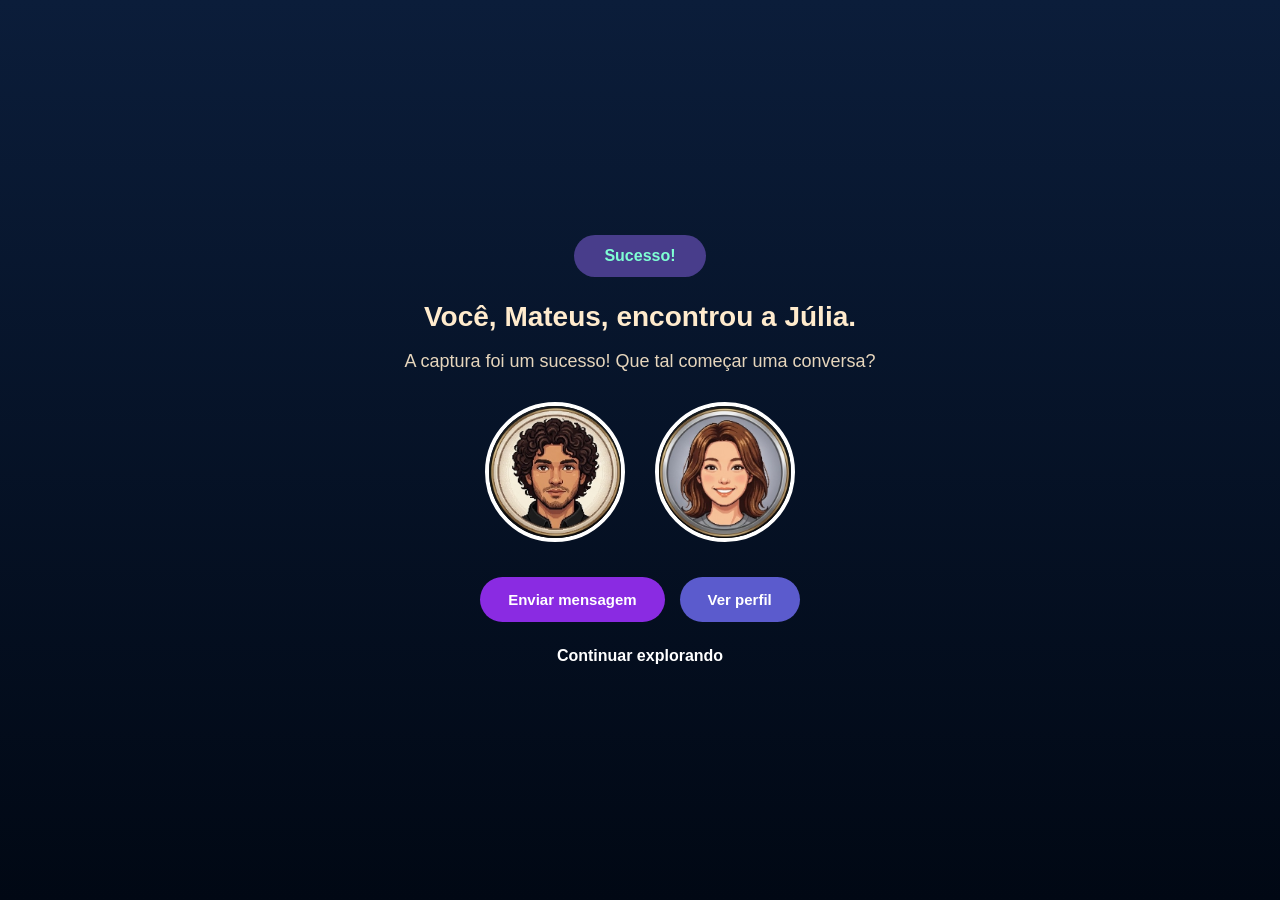
<file: catch.html>
<!doctype html>
<html lang="pt-BR">
  <head>
    <meta charset="UTF-8" />
    <meta name="viewport" content="width=device-width, initial-scale=1.0" />
    <title>Catch Buddy</title>
    <link rel="stylesheet" href="catch.css" />
  </head>
  <body>
    <div class="container">
      <button class="sucesso">Sucesso!</button>

      <h1 class="subtitulo01">Você, Mateus, encontrou a Júlia.</h1>

      <p class="subtitulo02">
        A captura foi um sucesso! Que tal começar uma conversa?
      </p>

      <div class="avatars">
        <img src="sources/mateusimagem.jpg" alt="Foto do Mateus" />
        <img src="sources/juliaimagem.jpg" alt="Foto da Júlia" />
      </div>

      <div class="botoes">
        <button class="texto" onclick="window.location.href = 'chat.html'">
          Enviar mensagem
        </button>

        <button class="perfil" onclick="window.location.href = 'perfil.html'">
          Ver perfil
        </button>
      </div>

      <a href="mapa.html" class="continuar"> Continuar explorando </a>
    </div>
  </body>
</html>
</file>
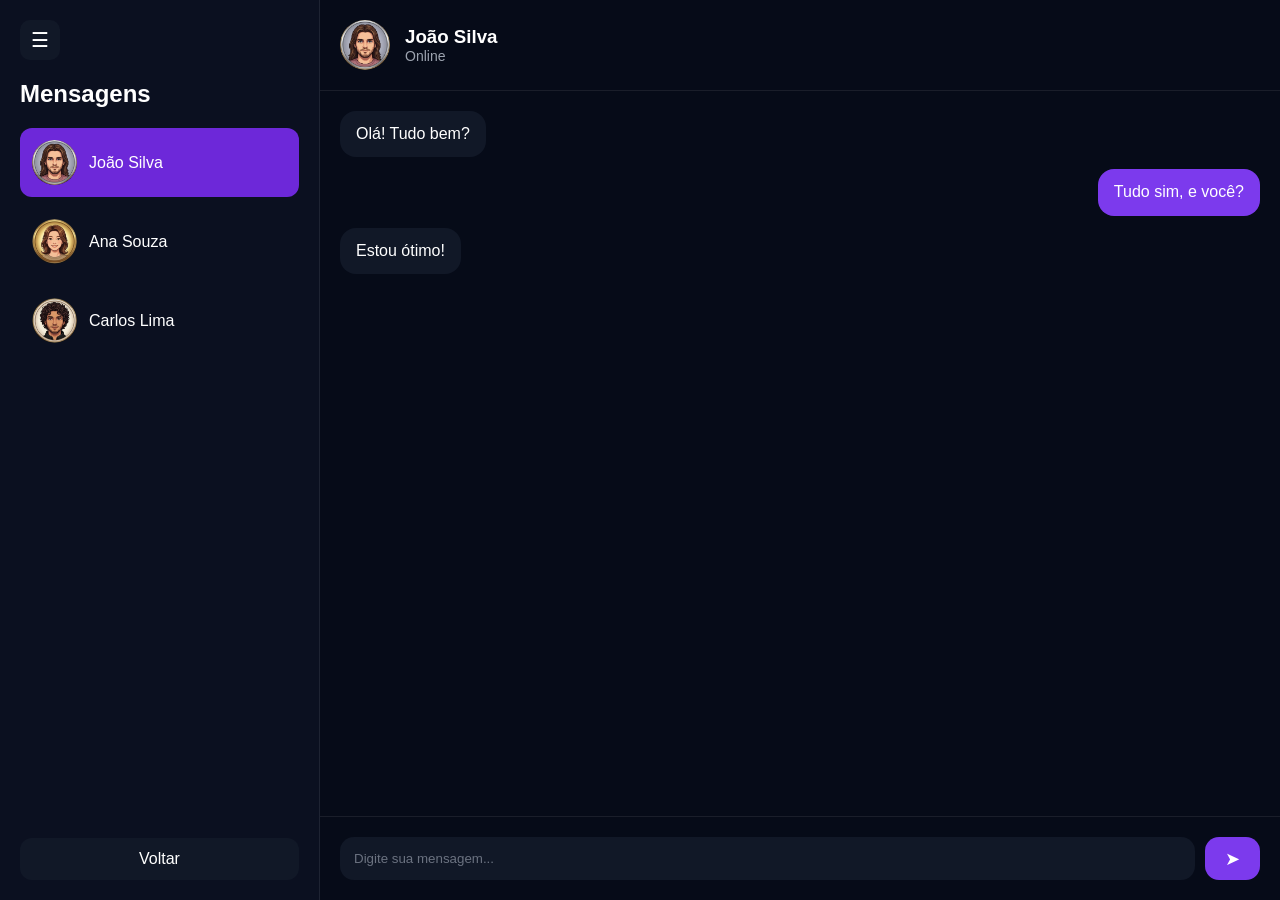
<file: chat.html>
<!doctype html>
<html lang="en">
  <head>
    <meta charset="UTF-8" />
    <meta name="viewport" content="width=device-width, initial-scale=1.0" />
    <title>Chat</title>
    <link rel="stylesheet" href="chat.css" />
  </head>

  <body>
    <!-- Desktop Version -->
    <div class="chat-container">
      <aside class="sidebar-chat">
        <button class="toggle-btn">☰</button>

        <h2>Mensagens</h2>

        <div class="contato ativo">
          <img src="sources/avatar-rafa.png" alt="João Silva" />
          <span>João Silva</span>
        </div>

        <div class="contato">
          <img src="sources/avatar-ana.png" alt="Ana Souza" />
          <span>Ana Souza</span>
        </div>

        <div class="contato">
          <img src="sources/avatar-lucas.png" alt="Carlos Lima" />
          <span>Carlos Lima</span>
        </div>

        <button class="voltar" onclick="window.location.href = 'mapa.html'">
          Voltar
        </button>
      </aside>

      <main class="chat-area">
        <div class="chat-topo">
          <img src="sources/avatar-rafa.png" alt="João Silva" />

          <div>
            <h3>João Silva</h3>
            <p>Online</p>
          </div>
        </div>

        <div class="mensagens">
          <div class="msg recebida">Olá! Tudo bem?</div>
          <div class="msg enviada">Tudo sim, e você?</div>
          <div class="msg recebida">Estou ótimo!</div>
        </div>

        <div class="enviar">
          <input type="text" placeholder="Digite sua mensagem..." />
          <button>➤</button>
        </div>
      </main>
    </div>

    <!-- Mobile Version -->
    <div class="phone">
      <div class="header">
        <div class="left">
          <a href="mapa.html" class="back">←</a>

          <div class="avatar"></div>

          <div class="info">
            <h3>Julia</h3>

            <div class="status">
              <span class="dot"></span>
              Online
            </div>
          </div>
        </div>

        <div class="actions">
          <div class="action-btn">🎥</div>
          <div class="action-btn">📞</div>
        </div>
      </div>

      <div class="chat">
        <div class="message received">
          Oi! Que legal te encontrar por aqui! Você também curte explorar
          lugares?
          <div class="time">14:32</div>
        </div>

        <div class="message sent">
          Oi, eu amo! Estou sempre em busca de novos lugares e aventuras. 🚀
          <div class="time">14:33</div>
        </div>

        <div class="message received">
          Sério? Bora marcar de nos encontrar e explorar juntos?
          <div class="time">14:34</div>
        </div>

        <div class="message sent">
          Bora sim! Vai ser demais! 🙂
          <div class="time">14:35 ✓✓</div>
        </div>

        <div class="read">Lida</div>
      </div>

      <div class="input-area">
        <div class="plus">+</div>

        <input class="input" type="text" placeholder="Digite uma mensagem..." />

        <button class="send">➜</button>
      </div>
    </div>

    <script>
      // Sidebar toggle functionality
      const botao = document.querySelector(".toggle-btn");
      const sidebar = document.querySelector(".sidebar-chat");

      if (botao && sidebar) {
        botao.addEventListener("click", () => {
          sidebar.classList.toggle("fechada");
        });
      }
    </script>
  </body>
</html>
</file>
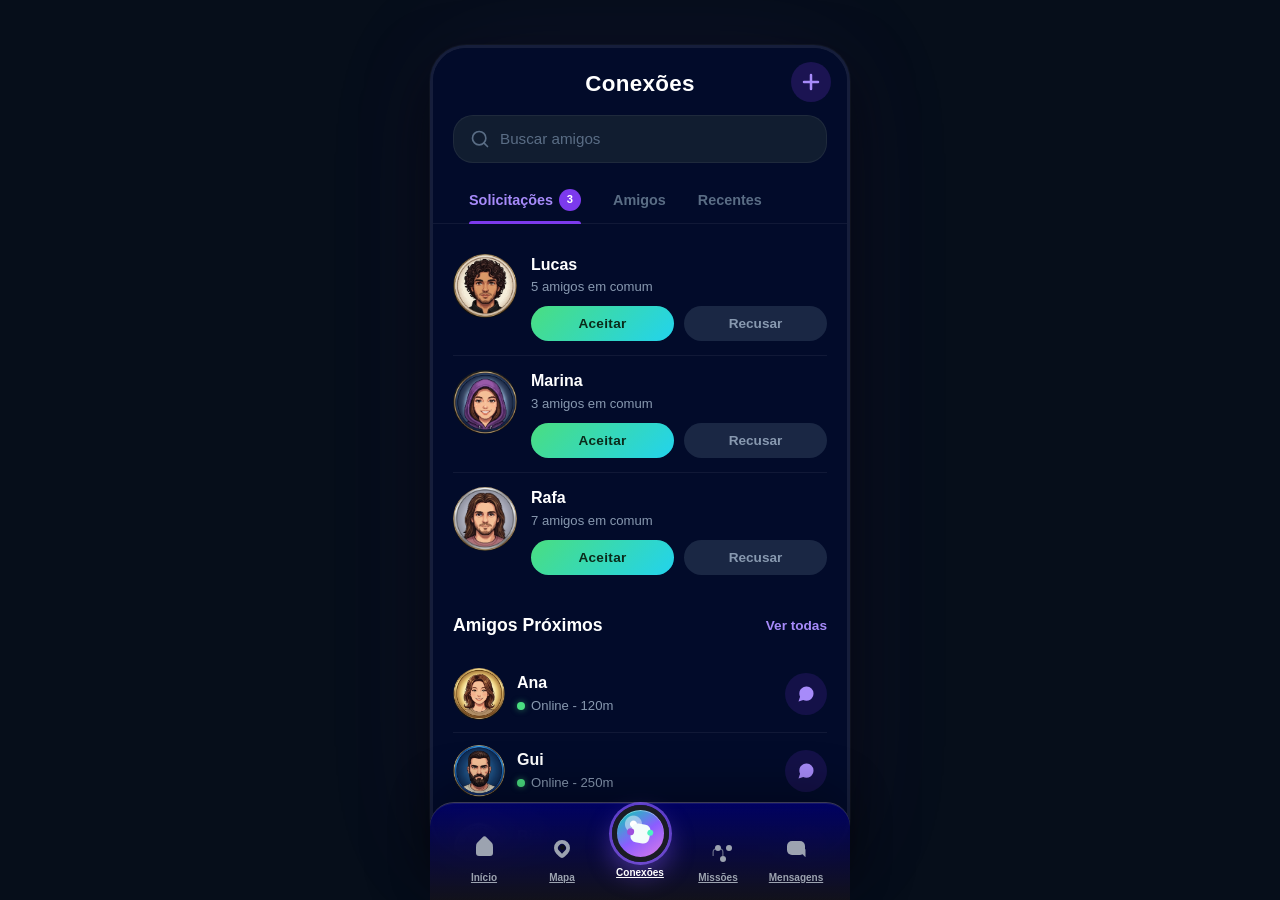
<file: conexoes.html>
<!doctype html>
<html lang="pt-BR">
  <head>
    <meta charset="UTF-8" />
    <meta name="viewport" content="width=device-width, initial-scale=1.0" />
    <title>Conexões</title>
    <link rel="stylesheet" href="conexoes.css" />
  </head>
  <body>
    <div class="phone-frame">
      <!-- ===== HEADER ===== -->
      <header class="app-header">
        <h1 class="header-title">Conexões</h1>
        <button class="header-add" aria-label="Adicionar">
          <svg
            viewBox="0 0 24 24"
            width="24"
            height="24"
            fill="none"
            stroke="currentColor"
            stroke-width="2.5"
            stroke-linecap="round"
          >
            <line x1="12" y1="5" x2="12" y2="19" />
            <line x1="5" y1="12" x2="19" y2="12" />
          </svg>
        </button>
      </header>

      <!-- ===== SEARCH BAR ===== -->
      <div class="search-container">
        <div class="search-bar">
          <svg
            class="search-icon"
            viewBox="0 0 24 24"
            width="20"
            height="20"
            fill="none"
            stroke="currentColor"
            stroke-width="2"
            stroke-linecap="round"
          >
            <circle cx="11" cy="11" r="8" />
            <line x1="21" y1="21" x2="16.65" y2="16.65" />
          </svg>
          <span class="search-placeholder">Buscar amigos</span>
        </div>
      </div>

      <!-- ===== TABS ===== -->
      <nav class="tabs" aria-label="Navegação de conexões">
        <a href="#" class="tab tab--active">
          Solicitações
          <span class="tab-badge">3</span>
          <span class="tab-indicator"></span>
        </a>
        <a href="#" class="tab">Amigos</a>
        <a href="#" class="tab">Recentes</a>
      </nav>

      <!-- ===== FRIEND REQUESTS ===== -->
      <section class="section" aria-label="Solicitações de amizade">
        <article class="friend-card">
          <div class="friend-avatar">
            <img
              class="avatar-img"
              src="sources/avatar-lucas.png"
              alt="Foto de Lucas"
            />
          </div>
          <div class="friend-info">
            <h3 class="friend-name">Lucas</h3>
            <p class="friend-meta">5 amigos em comum</p>
            <div class="friend-actions">
              <button class="btn btn--accept">Aceitar</button>
              <button class="btn btn--reject">Recusar</button>
            </div>
          </div>
        </article>

        <article class="friend-card">
          <div class="friend-avatar">
            <img
              class="avatar-img"
              src="sources/avatar-marina.png"
              alt="Foto de Marina"
            />
          </div>
          <div class="friend-info">
            <h3 class="friend-name">Marina</h3>
            <p class="friend-meta">3 amigos em comum</p>
            <div class="friend-actions">
              <button class="btn btn--accept">Aceitar</button>
              <button class="btn btn--reject">Recusar</button>
            </div>
          </div>
        </article>

        <article class="friend-card">
          <div class="friend-avatar">
            <img
              class="avatar-img"
              src="sources/avatar-rafa.png"
              alt="Foto de Rafa"
            />
          </div>
          <div class="friend-info">
            <h3 class="friend-name">Rafa</h3>
            <p class="friend-meta">7 amigos em comum</p>
            <div class="friend-actions">
              <button class="btn btn--accept">Aceitar</button>
              <button class="btn btn--reject">Recusar</button>
            </div>
          </div>
        </article>
      </section>

      <!-- ===== CLOSE FRIENDS ===== -->
      <section class="section section--friends" aria-label="Amigos próximos">
        <div class="section-header">
          <h2 class="section-title">Amigos Próximos</h2>
          <a href="#" class="section-link">Ver todas</a>
        </div>

        <article class="online-friend">
          <div class="friend-avatar friend-avatar--small">
            <img
              class="avatar-img"
              src="sources/avatar-ana.png"
              alt="Foto de Ana"
            />
          </div>
          <div class="friend-info">
            <h3 class="friend-name">Ana</h3>
            <p class="friend-status">
              <span class="status-dot status-dot--online"></span>Online - 120m
            </p>
          </div>
          <button class="btn-message" aria-label="Enviar mensagem para Ana">
            <svg viewBox="0 0 24 24" width="20" height="20" fill="currentColor">
              <path
                d="M21 11.5a8.38 8.38 0 0 1-.9 3.8 8.5 8.5 0 0 1-7.6 4.7 8.38 8.38 0 0 1-3.8-.9L3 21l1.9-5.7a8.38 8.38 0 0 1-.9-3.8 8.5 8.5 0 0 1 4.7-7.6 8.38 8.38 0 0 1 3.8-.9h.5a8.48 8.48 0 0 1 8 8v.5z"
              />
            </svg>
          </button>
        </article>

        <article class="online-friend">
          <div class="friend-avatar friend-avatar--small">
            <img
              class="avatar-img"
              src="sources/avatar-gui.png"
              alt="Foto de Gui"
            />
          </div>
          <div class="friend-info">
            <h3 class="friend-name">Gui</h3>
            <p class="friend-status">
              <span class="status-dot status-dot--online"></span>Online - 250m
            </p>
          </div>
          <button class="btn-message" aria-label="Enviar mensagem para Gui">
            <svg viewBox="0 0 24 24" width="20" height="20" fill="currentColor">
              <path
                d="M21 11.5a8.38 8.38 0 0 1-.9 3.8 8.5 8.5 0 0 1-7.6 4.7 8.38 8.38 0 0 1-3.8-.9L3 21l1.9-5.7a8.38 8.38 0 0 1-.9-3.8 8.5 8.5 0 0 1 4.7-7.6 8.38 8.38 0 0 1 3.8-.9h.5a8.48 8.48 0 0 1 8 8v.5z"
              />
            </svg>
          </button>
        </article>

        <article class="online-friend online-friend--partial">
          <div class="friend-avatar friend-avatar--small">
            <img
              class="avatar-img"
              src="sources/avatar-bia.png"
              alt="Foto de Bia"
            />
          </div>
          <div class="friend-info">
            <h3 class="friend-name">Bia</h3>
            <p class="friend-status">
              <span class="status-dot status-dot--online"></span>Online
            </p>
          </div>
          <button class="btn-message" aria-label="Enviar mensagem para Bia">
            <svg viewBox="0 0 24 24" width="20" height="20" fill="currentColor">
              <path
                d="M21 11.5a8.38 8.38 0 0 1-.9 3.8 8.5 8.5 0 0 1-7.6 4.7 8.38 8.38 0 0 1-3.8-.9L3 21l1.9-5.7a8.38 8.38 0 0 1-.9-3.8 8.5 8.5 0 0 1 4.7-7.6 8.38 8.38 0 0 1 3.8-.9h.5a8.48 8.48 0 0 1 8 8v.5z"
              />
            </svg>
          </button>
        </article>
      </section>

      <!-- ===== BOTTOM NAVIGATION ===== -->
      <nav class="bottom-nav" aria-label="Navegação principal">
          <a href="perfil.html" class="nav-item">
            <span class="nav-icon nav-home" aria-hidden="true"></span>
            <span>Início</span>
          </a>
          <a href="mapa.html" class="nav-item">
            <span class="nav-icon nav-map" aria-hidden="true"></span>
            <span>Mapa</span>
          </a>
          <a
            href="conexoes.html"
            class="nav-item nav-active"
            aria-current="page"
          >
            <span class="nav-fab" aria-hidden="true">
              <span></span>
            </span>
            <span>Conexões</span>
          </a>
          <a href="missoes.html" class="nav-item">
            <span class="nav-icon nav-network" aria-hidden="true"></span>
            <span>Missões</span>
          </a>
          <a href="chat.html" class="nav-item">
            <span class="nav-icon nav-chat" aria-hidden="true"></span>
            <span>Mensagens</span>
          </a>
        </nav>
    </div>
  </body>
</html>
</file>
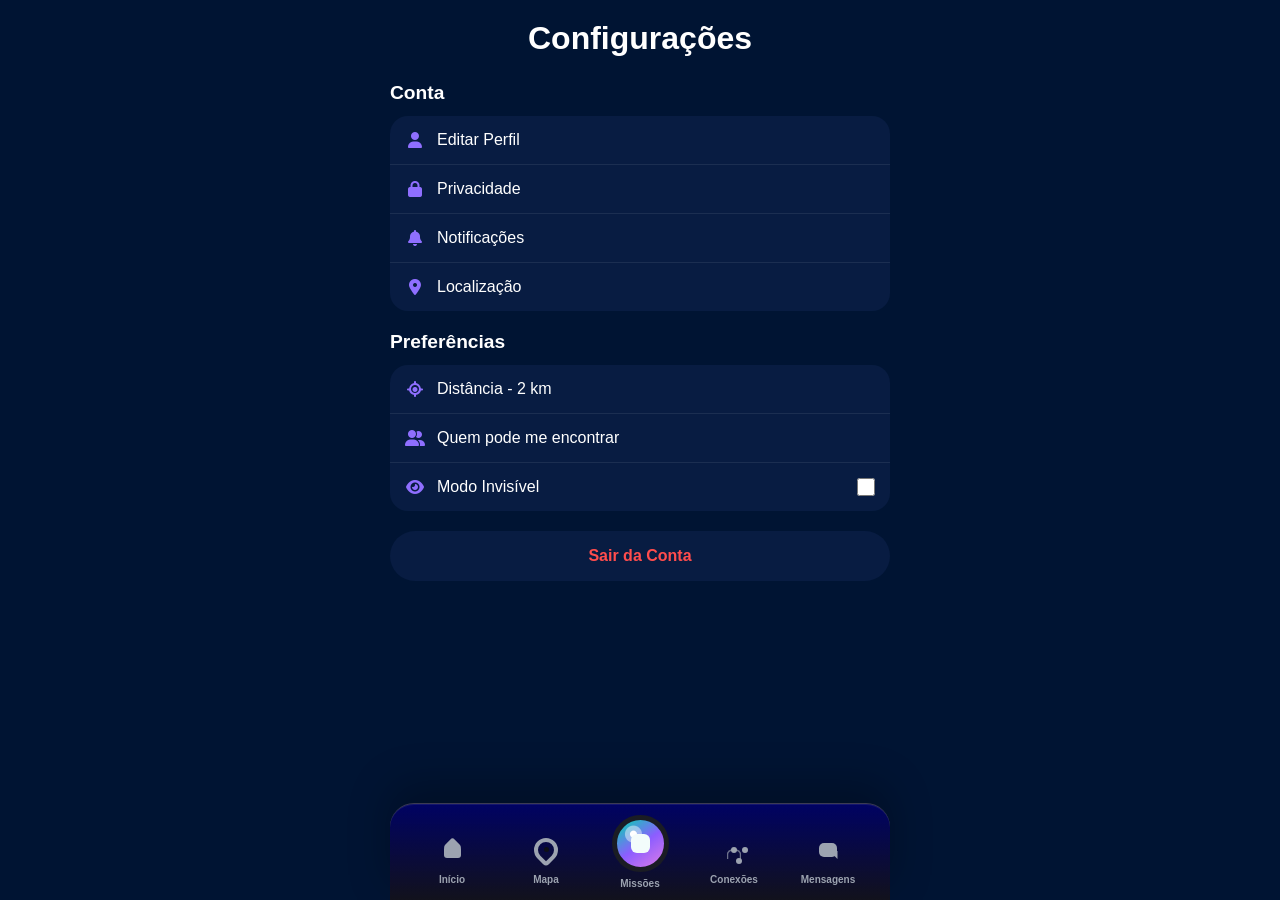
<file: configuracao.html>
<!doctype html>
<html lang="pt-br">
  <head>
    <meta charset="UTF-8" />
    <meta name="viewport" content="width=device-width, initial-scale=1.0" />

    <title>Configurações</title>

    <link rel="stylesheet" href="configuracao.css" />

    <link
      rel="stylesheet"
      href="https://cdnjs.cloudflare.com/ajax/libs/font-awesome/6.5.1/css/all.min.css"
    />
  </head>

  <body>
    <div class="tela">
      <h1>Configurações</h1>

      <!-- Conta -->
      <h2>Conta</h2>

      <div class="bloco">
        <div class="item" id="editarPerfil">
          <i class="fa-solid fa-user"></i>
          <span>Editar Perfil</span>
        </div>

        <div class="item">
          <i class="fa-solid fa-lock"></i>
          <span>Privacidade</span>
        </div>

        <div class="item">
          <i class="fa-solid fa-bell"></i>
          <span>Notificações</span>
        </div>

        <div class="item">
          <i class="fa-solid fa-location-dot"></i>
          <span>Localização</span>
        </div>
      </div>

      <!-- Preferências -->
      <h2>Preferências</h2>

      <div class="bloco">
        <div class="item">
          <i class="fa-solid fa-location-crosshairs"></i>
          <span>Distância - 2 km</span>
        </div>

        <div class="item">
          <i class="fa-solid fa-user-group"></i>
          <span>Quem pode me encontrar</span>
        </div>

        <div class="item modo">
          <div>
            <i class="fa-solid fa-eye"></i>
            <span>Modo Invisível</span>
          </div>

          <input type="checkbox" />
        </div>
      </div>

      <button onclick="window.location.href = 'index.html'">
        Sair da Conta
      </button>
    </div>
    <nav class="bottom-nav" aria-label="Navegação principal">
      <a href="perfil.html" class="nav-item">
        <span class="nav-icon nav-home"></span>
        <span>Início</span>
      </a>

      <a href="mapa.html" class="nav-item">
        <span class="nav-icon nav-map"></span>
        <span>Mapa</span>
      </a>

      <a href="missoes.html" class="nav-item">
        <span class="nav-fab">
          <span></span>
        </span>
        <span>Missões</span>
      </a>

      <a href="conexoes.html" class="nav-item">
        <span class="nav-icon nav-network"></span>
        <span>Conexões</span>
      </a>

      <a href="chat.html" class="nav-item">
        <span class="nav-icon nav-chat"></span>
        <span>Mensagens</span>
      </a>
    </nav>
    <script src="script.js"></script>
  </body>
</html>
</file>
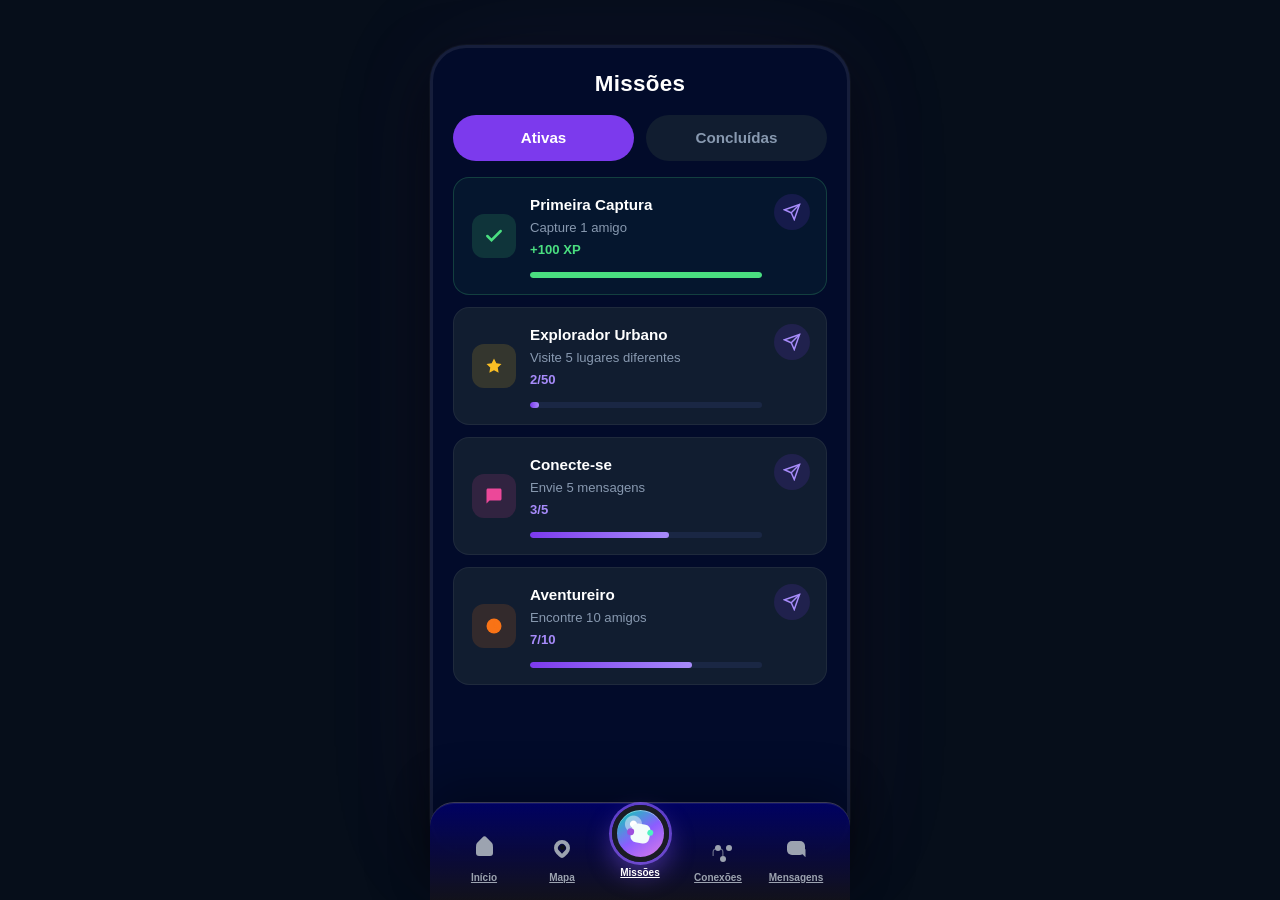
<file: missoes.html>
<!doctype html>
<html lang="pt-BR">
  <head>
    <meta charset="UTF-8" />
    <meta name="viewport" content="width=device-width, initial-scale=1.0" />
    <title>Missões</title>
    <link rel="stylesheet" href="missoes.css" />
  </head>
  <body>
    <div class="phone-frame">
<!--  -->
      <header class="app-header">
        <h1 class="header-title">Missões</h1>
      </header>

<!--  -->
      <nav class="tabs" aria-label="Navegação de missões">
        <a href="#" class="tab tab--active">Ativas</a>
        <a href="#" class="tab">Concluídas</a>
      </nav>

<!--  -->
      <section class="section" aria-label="Lista de missões">
<!--  -->
        <article class="mission-card mission-card--completed">
          <div class="mission-icon">
            <div class="icon-circle icon-circle--green">
              <svg
                viewBox="0 0 24 24"
                width="20"
                height="20"
                fill="none"
                stroke="currentColor"
                stroke-width="3"
                stroke-linecap="round"
              >
                <polyline points="20 6 9 17 4 12" />
              </svg>
            </div>
          </div>
          <div class="mission-info">
            <h3 class="mission-title">Primeira Captura</h3>
            <p class="mission-desc">Capture 1 amigo</p>
            <div class="mission-reward">
              <span class="reward-text">+100 XP</span>
            </div>
          </div>
          <div class="mission-progress">
            <div class="progress-bar progress-bar--complete">
              <div
                class="progress-fill progress-fill--complete"
                style="width: 100%"
              ></div>
            </div>
          </div>
          <button class="mission-action" aria-label="Compartilhar missão">
            <svg
              viewBox="0 0 24 24"
              width="18"
              height="18"
              fill="none"
              stroke="currentColor"
              stroke-width="2"
              stroke-linecap="round"
            >
              <line x1="22" y1="2" x2="11" y2="13" />
              <polygon points="22 2 15 22 11 13 2 9 22 2" />
            </svg>
          </button>
        </article>
<!--  -->
        <article class="mission-card">
          <div class="mission-icon">
            <div class="icon-circle icon-circle--gold">
              <svg
                viewBox="0 0 24 24"
                width="18"
                height="18"
                fill="currentColor"
              >
                <path
                  d="M12 2l3.09 6.26L22 9.27l-5 4.87 1.18 6.88L12 17.77l-6.18 3.25L7 14.14 2 9.27l6.91-1.01L12 2z"
                />
              </svg>
            </div>
          </div>
          <div class="mission-info">
            <h3 class="mission-title">Explorador Urbano</h3>
            <p class="mission-desc">Visite 5 lugares diferentes</p>
            <div class="mission-counter">2/50</div>
          </div>
          <div class="mission-progress">
            <div class="progress-bar">
              <div class="progress-fill" style="width: 4%"></div>
            </div>
          </div>
          <button class="mission-action" aria-label="Compartilhar missão">
            <svg
              viewBox="0 0 24 24"
              width="18"
              height="18"
              fill="none"
              stroke="currentColor"
              stroke-width="2"
              stroke-linecap="round"
            >
              <line x1="22" y1="2" x2="11" y2="13" />
              <polygon points="22 2 15 22 11 13 2 9 22 2" />
            </svg>
          </button>
        </article>
<!--  -->
        <article class="mission-card">
          <div class="mission-icon">
            <div class="icon-circle icon-circle--pink">
              <svg
                viewBox="0 0 24 24"
                width="18"
                height="18"
                fill="currentColor"
              >
                <path
                  d="M20 2H4c-1.1 0-2 .9-2 2v18l4-4h14c1.1 0 2-.9 2-2V4c0-1.1-.9-2-2-2z"
                />
              </svg>
            </div>
          </div>
          <div class="mission-info">
            <h3 class="mission-title">Conecte-se</h3>
            <p class="mission-desc">Envie 5 mensagens</p>
            <div class="mission-counter">3/5</div>
          </div>
          <div class="mission-progress">
            <div class="progress-bar">
              <div class="progress-fill" style="width: 60%"></div>
            </div>
          </div>
          <button class="mission-action" aria-label="Compartilhar missão">
            <svg
              viewBox="0 0 24 24"
              width="18"
              height="18"
              fill="none"
              stroke="currentColor"
              stroke-width="2"
              stroke-linecap="round"
            >
              <line x1="22" y1="2" x2="11" y2="13" />
              <polygon points="22 2 15 22 11 13 2 9 22 2" />
            </svg>
          </button>
        </article>

<!--  -->
        <article class="mission-card">
          <div class="mission-icon">
            <div class="icon-circle icon-circle--orange">
              <svg
                viewBox="0 0 24 24"
                width="18"
                height="18"
                fill="currentColor"
              >
                <circle cx="12" cy="12" r="10" />
                <path
                  d="M12 6v6l4 2"
                  stroke="currentColor"
                  stroke-width="2"
                  fill="none"
                />
              </svg>
            </div>
          </div>
          <div class="mission-info">
            <h3 class="mission-title">Aventureiro</h3>
            <p class="mission-desc">Encontre 10 amigos</p>
            <div class="mission-counter">7/10</div>
          </div>
          <div class="mission-progress">
            <div class="progress-bar">
              <div class="progress-fill" style="width: 70%"></div>
            </div>
          </div>
          <button class="mission-action" aria-label="Compartilhar missão">
            <svg
              viewBox="0 0 24 24"
              width="18"
              height="18"
              fill="none"
              stroke="currentColor"
              stroke-width="2"
              stroke-linecap="round"
            >
              <line x1="22" y1="2" x2="11" y2="13" />
              <polygon points="22 2 15 22 11 13 2 9 22 2" />
            </svg>
          </button>
        </article>
      </section>

<!--  -->
      <div class="menu_bottom">
        <nav class="bottom-nav" aria-label="Navegação principal">
          <a href="perfil.html" class="nav-item">
            <span class="nav-icon nav-home" aria-hidden="true"></span>
            <span>Início</span>
          </a>
          <a href="mapa.html" class="nav-item">
            <span class="nav-icon nav-map" aria-hidden="true"></span>
            <span>Mapa</span>
          </a>
          <a
            href="missoes.html"
            class="nav-item nav-active"
            aria-current="page"
          >
            <span class="nav-fab" aria-hidden="true">
              <span></span>
            </span>
            <span>Missões</span>
          </a>
          <a href="conexoes.html" class="nav-item">
            <span class="nav-icon nav-network" aria-hidden="true"></span>
            <span>Conexões</span>
          </a>
          <a href="chat.html" class="nav-item">
            <span class="nav-icon nav-chat" aria-hidden="true"></span>
            <span>Mensagens</span>
          </a>
        </nav>
      </div>
    </div>
  </body>
</html>
</file>
<file: catch.css>
* {
  margin: 0;
  padding: 0;
  box-sizing: border-box;
}

body {
  min-height: 100vh;
  display: flex;
  justify-content: center;
  align-items: center;
  background: linear-gradient(180deg, #0b1d3a, #010814);
  color: white;
  font-family: Arial, Helvetica, sans-serif;
  padding: 20px;
}

.container {
  width: 100%;
  max-width: 600px;
  text-align: center;
}

.sucesso {
  padding: 12px 30px;
  background: darkslateblue;
  color: aquamarine;
  border: none;
  border-radius: 30px;
  font-weight: bold;
  font-size: 16px;
  margin-bottom: 20px;
}

.subtitulo01 {
  color: blanchedalmond;
  font-size: 28px;
  margin-bottom: 15px;
  line-height: 1.4;
}

.subtitulo02 {
  color: blanchedalmond;
  font-size: 18px;
  margin-bottom: 30px;
  opacity: 0.9;
}

.avatars {
  display: flex;
  justify-content: center;
  align-items: center;
  gap: 30px;
  margin-bottom: 35px;
  flex-wrap: wrap;
}

.avatars img {
  width: 140px;
  height: 140px;
  object-fit: cover;
  border-radius: 50%;
  border: 4px solid white;
  transition: 0.3s;
}

.avatars img:hover {
  transform: scale(1.05);
}

.botoes {
  display: flex;
  justify-content: center;
  gap: 15px;
  flex-wrap: wrap;
  margin-bottom: 25px;
}

.texto,
.perfil {
  padding: 14px 28px;
  border: none;
  border-radius: 30px;
  cursor: pointer;
  font-size: 15px;
  font-weight: bold;
  transition: 0.3s;
}

.texto {
  background: blueviolet;
  color: white;
}

.perfil {
  background: rgb(91, 91, 205);
  color: white;
}

.texto:hover,
.perfil:hover {
  transform: translateY(-2px);
  opacity: 0.9;
}

.continuar {
  color: white;
  text-decoration: none;
  font-weight: bold;
  transition: 0.3s;
}

.continuar:hover {
  color: aquamarine;
}

/* Responsividade */

@media (max-width: 768px) {
  .subtitulo01 {
    font-size: 24px;
  }

  .subtitulo02 {
    font-size: 16px;
  }

  .avatars img {
    width: 120px;
    height: 120px;
  }
}

@media (max-width: 480px) {
  .subtitulo01 {
    font-size: 20px;
  }

  .subtitulo02 {
    font-size: 14px;
  }

  .avatars {
    gap: 15px;
  }

  .avatars img {
    width: 100px;
    height: 100px;
  }

  .texto,
  .perfil {
    width: 100%;
  }

  .botoes {
    flex-direction: column;
  }
}
</file>
<file: chat.css>
* {
  margin: 0;
  padding: 0;
  box-sizing: border-box;
}

body {
  min-height: 100vh;
  background: #060b18;
  font-family: Arial, Helvetica, sans-serif;
  color: white;
}

/* Desktop Version */
.chat-container {
  display: flex;
  height: 100vh;
  position: relative;
}

.voltar {
  margin-top: auto;
  display: flex;
  align-items: center;
  justify-content: center;
  gap: 8px;
  padding: 12px;
  border-radius: 12px;
  background: #111827;
  color: white;
  text-decoration: none;
  cursor: pointer;
  transition: 0.3s;
  border: none;
  width: 100%;
  font-size: 16px;
}

.voltar:hover {
  background: #7c3aed;
  transform: translateY(-2px);
}

/* LISTA DE CONTATOS */
.sidebar-chat {
  width: 320px;
  height: 100vh;
  display: flex;
  flex-direction: column;
  background: #0b1020;
  border-right: 1px solid rgba(255, 255, 255, 0.08);
  padding: 20px;
  transition: width 0.3s ease;
  overflow-x: hidden;
}

.sidebar-chat.fechada {
  width: 80px;
}

.sidebar-chat h2 {
  margin-bottom: 20px;
  transition: opacity 0.2s;
  white-space: nowrap;
}

.sidebar-chat.fechada h2,
.sidebar-chat.fechada .contato span {
  display: none;
}

.sidebar-chat.fechada .contato {
  justify-content: center;
}

.toggle-btn {
  width: 40px;
  height: 40px;
  border: none;
  border-radius: 10px;
  background: #111827;
  color: white;
  cursor: pointer;
  margin-bottom: 20px;
  font-size: 20px;
}

.toggle-btn:hover {
  background: #7c3aed;
}

.contato {
  display: flex;
  align-items: center;
  gap: 12px;
  padding: 12px;
  border-radius: 12px;
  cursor: pointer;
  transition: 0.3s;
  margin-bottom: 10px;
}

.contato:hover {
  background: #111827;
}

.contato.ativo {
  background: #6d28d9;
}

.contato img {
  width: 45px;
  height: 45px;
  border-radius: 50%;
  object-fit: cover;
}

.chat-area {
  flex: 1;
  display: flex;
  flex-direction: column;
}

/* TOPO */
.chat-topo {
  display: flex;
  align-items: center;
  gap: 15px;
  padding: 20px;
  border-bottom: 1px solid rgba(255, 255, 255, 0.08);
}

.chat-topo img {
  width: 50px;
  height: 50px;
  border-radius: 50%;
  object-fit: cover;
}

.chat-topo p {
  color: #9ca3af;
  font-size: 14px;
}

/* MENSAGENS */
.mensagens {
  flex: 1;
  padding: 20px;
  overflow-y: auto;
  display: flex;
  flex-direction: column;
  gap: 12px;
}

.msg {
  max-width: 350px;
  padding: 12px 16px;
  border-radius: 16px;
  line-height: 1.4;
}

.recebida {
  background: #111827;
  align-self: flex-start;
}

.enviada {
  background: #7c3aed;
  align-self: flex-end;
}

/* ENVIAR */
.enviar {
  padding: 20px;
  display: flex;
  gap: 10px;
  border-top: 1px solid rgba(255, 255, 255, 0.08);
}

.enviar input {
  flex: 1;
  background: #111827;
  border: none;
  outline: none;
  color: white;
  padding: 14px;
  border-radius: 14px;
}

.enviar input::placeholder {
  color: #6b7280;
}

.enviar button {
  width: 55px;
  border: none;
  border-radius: 14px;
  background: #7c3aed;
  color: white;
  cursor: pointer;
  font-size: 18px;
  transition: 0.3s;
}

.enviar button:hover {
  background: #6d28d9;
  transform: scale(1.02);
}

/* Mobile Version */
.phone {
  display: none;
}

/* ============================================ */
/* RESPONSIVE - TABLET & MOBILE (CORRIGIDO) */
/* ============================================ */
@media (max-width: 768px) {
  html,
  body {
    margin: 0;
    padding: 0;
    height: 100%;
  }

  body {
    height: 100%;
    display: flex;
    align-items: center;
    justify-content: center;
    background: #060b18;
    overflow: hidden;
    position: fixed;
    width: 100%;
  }

  /* Esconde versão desktop */
  .chat-container {
    display: none;
  }

  /* Mostra versão mobile - AGORA OCUPA 100% DA TELA */
  .phone {
    display: flex;
    flex-direction: column;
    width: 100%;
    height: 100%;
    max-width: none;
    max-height: none;
    position: fixed;
    top: 0;
    left: 0;
    right: 0;
    bottom: 0;
    background: radial-gradient(
      circle at top right,
      #071d57 0%,
      #020c24 30%,
      #010814 70%,
      #000814 100%
    );
    border: none;
    border-radius: 0;
    box-shadow: none;
    backdrop-filter: blur(10px);
    overflow: hidden;
  }

  /* HEADER */
  .header {
    flex-shrink: 0;
    height: 72px;
    padding: 12px 16px;
    display: flex;
    align-items: center;
    justify-content: space-between;
    border-bottom: 1px solid #ffffff0d;
    background: rgba(0, 0, 0, 0.3);
    backdrop-filter: blur(10px);
  }

  .left {
    display: flex;
    align-items: center;
    gap: 12px;
  }

  .back {
    color: #fff;
    font-size: 24px;
    cursor: pointer;
    opacity: 0.9;
    text-decoration: none;
    display: flex;
    align-items: center;
    justify-content: center;
    width: 36px;
    height: 36px;
    border-radius: 50%;
    transition: 0.3s;
  }

  .back:hover {
    background: rgba(255, 255, 255, 0.1);
  }

  .avatar {
    width: 44px;
    height: 44px;
    border-radius: 50%;
    background: url("sources/avatar-ana.png") center/cover;
    border: 2px solid rgba(255, 255, 255, 0.2);
  }

  .info h3 {
    font-size: 18px;
    font-weight: 700;
    margin-bottom: 2px;
    color: #fff;
  }

  .status {
    display: flex;
    align-items: center;
    gap: 6px;
    color: #7dffbe;
    font-size: 11px;
  }

  .dot {
    width: 8px;
    height: 8px;
    border-radius: 50%;
    background: #00ff9d;
    box-shadow: 0 0 10px #00ff9d;
  }

  .actions {
    display: flex;
    gap: 8px;
  }

  .action-btn {
    width: 38px;
    height: 38px;
    border-radius: 50%;
    background: #ffffff0f;
    display: flex;
    align-items: center;
    justify-content: center;
    color: #fff;
    font-size: 16px;
    backdrop-filter: blur(8px);
    cursor: pointer;
    transition: 0.3s;
  }

  .action-btn:hover {
    background: #ffffff20;
  }

  /* CHAT - OCUPA ESPAÇO RESTANTE */
  .chat {
    flex: 1;
    padding: 20px 16px 20px;
    display: flex;
    flex-direction: column;
    gap: 16px;
    overflow-y: auto;
    -webkit-overflow-scrolling: touch;
  }

  .message {
    max-width: 85%;
    padding: 14px 16px;
    border-radius: 20px;
    position: relative;
    line-height: 1.5;
    font-size: 15px;
    color: #fff;
    animation: fade 0.4s ease;
  }

  @keyframes fade {
    from {
      opacity: 0;
      transform: translateY(10px);
    }
    to {
      opacity: 1;
      transform: translateY(0);
    }
  }

  .received {
    align-self: flex-start;
    background: linear-gradient(180deg, #11244cf2, #081633f2);
    border: 1px solid #ffffff0a;
    box-shadow:
      0 10px 30px #00000040,
      inset 0 0 20px rgba(255, 255, 255, 0.02);
  }

  .sent {
    align-self: flex-end;
    background: linear-gradient(135deg, #531bff, #7929ff);
    box-shadow: 0 10px 35px rgba(101, 32, 255, 0.45);
  }

  .time {
    font-size: 10px;
    opacity: 0.65;
    margin-top: 6px;
    text-align: right;
  }

  .read {
    font-size: 10px;
    color: #8e93b5;
    margin-top: -8px;
    align-self: flex-end;
    margin-right: 8px;
  }

  /* INPUT ÁREA - FIXO NO RODAPÉ */
  .input-area {
    position: relative;
    flex-shrink: 0;
    bottom: auto;
    left: auto;
    width: 100%;
    padding: 12px 16px;
    background: rgba(1, 7, 20, 0.95);
    backdrop-filter: blur(10px);
    border-top: 1px solid rgba(255, 255, 255, 0.08);
    display: flex;
    align-items: center;
    gap: 10px;
  }

  .plus {
    min-width: 40px;
    height: 40px;
    border-radius: 50%;
    background: #ffffff0f;
    color: #fff;
    display: flex;
    align-items: center;
    justify-content: center;
    font-size: 24px;
    cursor: pointer;
    transition: 0.3s;
  }

  .plus:hover {
    background: #ffffff20;
  }

  .input {
    flex: 1;
    height: 44px;
    border-radius: 30px;
    border: none;
    outline: none;
    padding: 0 16px;
    color: #fff;
    background: #ffffff0d;
    backdrop-filter: blur(10px);
    font-size: 15px;
  }

  .input::placeholder {
    color: #9aa3c0;
  }

  .send {
    width: 44px;
    height: 44px;
    border: none;
    border-radius: 50%;
    background: linear-gradient(135deg, #7d2cff, #5a1eff);
    color: #fff;
    font-size: 18px;
    cursor: pointer;
    box-shadow: 0 10px 30px rgba(111, 45, 255, 0.5);
    transition: 0.3s;
  }

  .send:hover {
    transform: scale(1.05);
    box-shadow: 0 10px 30px rgba(111, 45, 255, 0.7);
  }
}

/* Ajuste para celulares muito pequenos */
@media (max-width: 380px) {
  .header {
    height: 64px;
    padding: 8px 12px;
  }

  .avatar {
    width: 38px;
    height: 38px;
  }

  .info h3 {
    font-size: 16px;
  }

  .chat {
    padding: 16px 12px;
    gap: 12px;
  }

  .message {
    max-width: 90%;
    padding: 12px 14px;
    font-size: 14px;
  }

  .input-area {
    padding: 10px 12px;
    gap: 8px;
  }

  .input {
    height: 40px;
    font-size: 14px;
  }

  .send {
    width: 40px;
    height: 40px;
  }

  .plus {
    min-width: 36px;
    height: 36px;
    font-size: 22px;
  }
}
</file>
<file: conexoes.css>
/* ============================================
   RESET
   ============================================ */
*,
*::before,
*::after {
  margin: 0;
  padding: 0;
  box-sizing: border-box;
}

/* ============================================
   BASE & PHONE FRAME
   ============================================ */
html {
  font-size: 16px;
  -webkit-text-size-adjust: 100%;
}

body {
  font-family:
    -apple-system, BlinkMacSystemFont, "Segoe UI", Roboto, "Helvetica Neue",
    Arial, sans-serif;
  background: #060e1a;
  color: #ffffff;
  min-height: 100vh;
  display: flex;
  align-items: center;
  justify-content: center;
  line-height: 1.4;
}

.phone-frame {
  width: 100%;
  max-width: 420px;
  min-height: 100vh;
  background: #020b2a;
  position: relative;
  overflow-x: hidden;
  display: flex;
  flex-direction: column;
}

@media (min-width: 480px) {
  body {
    padding: 24px;
  }

  .phone-frame {
    min-height: auto;
    height: 860px;
    max-height: 90vh;
    border-radius: 36px;
    border: 3px solid rgba(255, 255, 255, 0.08);
    box-shadow:
      0 0 0 1px rgba(255, 255, 255, 0.03),
      0 25px 60px rgba(0, 0, 0, 0.6),
      0 0 120px rgba(124, 58, 237, 0.08);
    overflow-y: auto;
    overflow-x: hidden;
    scrollbar-width: none;
  }

  .phone-frame::-webkit-scrollbar {
    display: none;
  }

  .bottom-nav {
    border-radius: 0 0 33px 33px;
  }
}

/* ============================================
   HEADER
   ============================================ */
.app-header {
  display: flex;
  align-items: center;
  justify-content: center;
  padding: 20px 20px 16px;
  position: relative;
  flex-shrink: 0;
}

.header-title {
  font-size: 1.4rem;
  font-weight: 700;
  letter-spacing: 0.3px;
}

.header-add {
  position: absolute;
  right: 16px;
  top: 50%;
  transform: translateY(-50%);
  width: 40px;
  height: 40px;
  border-radius: 9999px;
  background: rgba(124, 58, 237, 0.2);
  border: none;
  color: #a78bfa;
  cursor: pointer;
  display: flex;
  align-items: center;
  justify-content: center;
  transition: background 0.2s;
}

.header-add:hover {
  background: rgba(124, 58, 237, 0.35);
}

/* ============================================
   SEARCH BAR
   ============================================ */
.search-container {
  padding: 0 20px 14px;
  flex-shrink: 0;
}

.search-bar {
  display: flex;
  align-items: center;
  gap: 10px;
  background: #111d30;
  border: 1px solid rgba(255, 255, 255, 0.06);
  border-radius: 20px;
  padding: 12px 16px;
}

.search-icon {
  color: #5a6d85;
  flex-shrink: 0;
}

.search-placeholder {
  color: #5a6d85;
  font-size: 0.95rem;
}

/* ============================================
   TABS
   ============================================ */
.tabs {
  display: flex;
  padding: 0 20px;
  border-bottom: 1px solid rgba(255, 255, 255, 0.06);
  flex-shrink: 0;
}

.tab {
  position: relative;
  padding: 12px 16px;
  text-decoration: none;
  color: #5a6d85;
  font-size: 0.9rem;
  font-weight: 600;
  display: flex;
  align-items: center;
  gap: 6px;
  transition: color 0.2s;
}

.tab:hover {
  color: #8899b0;
}

.tab--active {
  color: #a78bfa;
}

.tab-badge {
  background: #7c3aed;
  color: #fff;
  font-size: 0.7rem;
  font-weight: 700;
  min-width: 22px;
  height: 22px;
  border-radius: 9999px;
  display: inline-flex;
  align-items: center;
  justify-content: center;
  padding: 0 6px;
}

.tab-indicator {
  position: absolute;
  bottom: -1px;
  left: 16px;
  right: 16px;
  height: 3px;
  background: #7c3aed;
  border-radius: 3px 3px 0 0;
}

/* ============================================
   SECTIONS
   ============================================ */
.section {
  padding: 16px 20px;
  flex: 1;
}

.section--friends {
  padding-top: 8px;
}

.section-header {
  display: flex;
  align-items: center;
  justify-content: space-between;
  margin-bottom: 14px;
  padding: 0 0 4px;
}

.section-title {
  font-size: 1.1rem;
  font-weight: 700;
  color: #ffffff;
}

.section-link {
  font-size: 0.85rem;
  color: #a78bfa;
  text-decoration: none;
  font-weight: 600;
}

.section-link:hover {
  text-decoration: underline;
}

/* ============================================
   FRIEND CARDS
   ============================================ */
.friend-card {
  display: flex;
  align-items: flex-start;
  gap: 14px;
  padding: 14px 0;
  border-bottom: 1px solid rgba(255, 255, 255, 0.06);
}

.friend-card:last-child {
  border-bottom: none;
}

.friend-avatar {
  flex-shrink: 0;
  width: 64px;
  height: 64px;
  border-radius: 9999px;
  overflow: hidden;
}

.friend-avatar--small {
  width: 52px;
  height: 52px;
}

.avatar-img {
  width: 100%;
  height: 100%;
  object-fit: cover;
  display: block;
}

/* ============================================
   FRIEND INFO & ACTIONS
   ============================================ */
.friend-info {
  flex: 1;
  min-width: 0;
}

.friend-name {
  font-size: 1rem;
  font-weight: 700;
  margin-bottom: 2px;
}

.friend-meta {
  font-size: 0.82rem;
  color: #8899b0;
  margin-bottom: 10px;
}

.friend-actions {
  display: flex;
  gap: 10px;
}

/* ============================================
   BUTTONS
   ============================================ */
.btn {
  border: none;
  cursor: pointer;
  font-family:
    -apple-system, BlinkMacSystemFont, "Segoe UI", Roboto, "Helvetica Neue",
    Arial, sans-serif;
  font-weight: 700;
  font-size: 0.85rem;
  border-radius: 28px;
  padding: 10px 0;
  text-align: center;
  transition:
    opacity 0.2s,
    transform 0.15s;
}

.btn:active {
  transform: scale(0.97);
}

.btn--accept {
  flex: 1;
  background: linear-gradient(135deg, #4ade80, #22d3ee);
  color: #0a2a1a;
  letter-spacing: 0.3px;
}

.btn--reject {
  flex: 1;
  background: #1a2744;
  color: #8899b0;
}

.btn-message {
  flex-shrink: 0;
  width: 42px;
  height: 42px;
  border-radius: 9999px;
  background: rgba(124, 58, 237, 0.15);
  border: none;
  color: #a78bfa;
  cursor: pointer;
  display: flex;
  align-items: center;
  justify-content: center;
  transition: background 0.2s;
}

.btn-message:hover {
  background: rgba(124, 58, 237, 0.3);
}

/* ============================================
   ONLINE FRIENDS
   ============================================ */
.online-friend {
  display: flex;
  align-items: center;
  gap: 12px;
  padding: 12px 0;
  border-bottom: 1px solid rgba(255, 255, 255, 0.06);
}

.online-friend:last-child {
  border-bottom: none;
}

.online-friend--partial {
  opacity: 0.7;
}

.friend-status {
  font-size: 0.82rem;
  color: #8899b0;
  display: flex;
  align-items: center;
  gap: 6px;
}

.status-dot {
  width: 8px;
  height: 8px;
  border-radius: 9999px;
  display: inline-block;
  flex-shrink: 0;
}

.status-dot--online {
  background: #4ade80;
  box-shadow: 0 0 6px rgba(74, 222, 128, 0.5);
}

/* ============================================
   BOTTOM NAVIGATION
   ============================================ */
.bottom-nav {
  position: fixed;
  z-index: 999;
  left: 50%;
  transform: translateX(-50%);
  bottom: 0;

  width: 100%;
  max-width: 420px;

  display: grid;
  grid-template-columns: repeat(5, minmax(0, 1fr));
  align-items: end;

  min-height: 84px;
  padding: 11px 15px max(13px, env(safe-area-inset-bottom));

  border-top: 1px solid #3b3b52;
  border-radius: 24px 24px 0 0;

  background: linear-gradient(180deg, #00006bdb, #12121cfa);

  box-shadow:
    inset 0 1px 0 #ffffff14,
    0 -18px 42px #00000042;

  backdrop-filter: blur(20px);
}

.nav-item {
  display: grid;
  place-items: center;
  align-content: normal;
  min-height: 54px;
  gap: 6px;
  color: #9ca3b0;
  font-size: 10px;
  font-weight: 620;
  line-height: 1;
  white-space: nowrap;
}

.nav-icon {
  position: relative;
  display: grid;
  place-items: center;
  width: 21px;
  aspect-ratio: 1;
  color: currentColor;
}

.nav-icon::before,
.nav-icon::after {
  content: "";
  position: absolute;
  display: block;
}

.nav-home::before {
  width: 17px;
  height: 13px;
  bottom: 2px;
  border-radius: 4px 4px 3px 3px;
  background: currentColor;
}

.nav-home::after {
  width: 13px;
  height: 13px;
  top: 1px;
  border-radius: 3px;
  background: currentColor;
  transform: rotate(45deg);
}

.nav-map::before {
  width: 16px;
  height: 16px;
  border: 4px solid currentColor;
  border-radius: 50% 50% 50% 4px;
  transform: rotate(-45deg);
}

.nav-map::after {
  width: 5px;
  height: 5px;
  border-radius: 50%;
  background: #0f1117;
}

.nav-network::before,
.nav-network::after {
  width: 6px;
  height: 6px;
  border-radius: 50%;
  background: currentColor;
  box-shadow:
    11px 0 0 currentColor,
    5px 11px 0 currentColor;
}

.nav-network::after {
  width: 16px;
  height: 12px;
  border-top: 2px solid currentColor;
  border-left: 2px solid currentColor;
  border-right: 2px solid currentColor;
  border-radius: 50% 50% 0 0;
  background: transparent;
  box-shadow: none;
  transform: translateY(4px) scale(0.72);
  opacity: 0.68;
}

.nav-chat::before {
  width: 18px;
  height: 14px;
  border-radius: 5px;
  background: currentColor;
}

.nav-chat::after {
  width: 8px;
  height: 8px;
  right: 1px;
  bottom: 1px;
  background: currentColor;
  clip-path: polygon(0 0, 100% 0, 100% 100%);
}

.nav-active {
  color: #ffffff;
  transform: translateY(-9px);
}

.nav-fab {
  display: grid;
  place-items: center;
  width: 57px;
  aspect-ratio: 1;
  border: 5px solid #1a1c24;
  border-radius: 50%;
  background:
    radial-gradient(
      circle at 35% 30%,
      #ffffff 0 3px,
      #ffffff73 4px 8px,
      transparent 9px
    ),
    linear-gradient(145deg, #00d8af, #8c5dff 52%, #dc7ce8);
  box-shadow:
    inset 0 1px 0 #ffffff6b,
    0 0 0 3px #8c5dffa8,
    0 12px 26px #8c5dff70;
}

.nav-fab span {
  position: relative;
  display: block;
  width: 19px;
  aspect-ratio: 1;
  border-radius: 6px;
  background: #f3fcfb;
  transform: rotate(10deg);
}

.nav-fab span::before,
.nav-fab span::after {
  content: "";
  position: absolute;
  border-radius: 50%;
}

.nav-fab span::before {
  width: 7px;
  height: 7px;
  left: -4px;
  top: 6px;
  background: #9d4edd;
}

.nav-fab span::after {
  width: 6px;
  height: 6px;
  right: -3px;
  top: 4px;
  background: #4ef2c2;
}

/* ============================================
   SCROLLBAR HIDDEN
   ============================================ */
.phone-frame {
  -ms-overflow-style: none;
  scrollbar-width: none;
}
.phone-frame::-webkit-scrollbar {
  display: none;
}
</file>
<file: configuracao.css>
* {
  margin: 0;
  padding: 0;
  box-sizing: border-box;
}

body {
  min-height: 100vh;
  background: #001433;
  color: white;
  font-family: Arial, Helvetica, sans-serif;

  display: flex;
  justify-content: center;

  padding: 20px;
}

.tela {
  width: 100%;
  max-width: 500px;
}

h1 {
  text-align: center;
  margin-bottom: 25px;
  font-size: 2rem;
}

h2 {
  margin-bottom: 12px;
  margin-top: 20px;
  font-size: 1.2rem;
}

.bloco {
  background: #081c42;
  border-radius: 18px;
  overflow: hidden;
  margin-bottom: 20px;
}

.item {
  display: flex;
  align-items: center;
  gap: 12px;

  padding: 15px;

  border-bottom: 1px solid rgba(255, 255, 255, 0.08);
}

.item:last-child {
  border-bottom: none;
}

.item i {
  color: #8f6fff;
  width: 20px;
  text-align: center;
}

.item span {
  flex: 1;
}

.modo {
  justify-content: space-between;
}

.modo div {
  display: flex;
  align-items: center;
  gap: 12px;
}

input[type="checkbox"] {
  width: 18px;
  height: 18px;
  cursor: pointer;
}

button {
  width: 100%;

  padding: 16px;

  border: none;
  border-radius: 30px;

  background: #081c42;
  color: #ff4d4d;

  font-size: 16px;
  font-weight: bold;

  cursor: pointer;

  transition: 0.3s;
}

button:hover {
  background: #102a63;
}

button:active {
  transform: scale(0.98);
}

/* Tablets */
@media (max-width: 768px) {
  body {
    padding: 15px;
  }

  .tela {
    max-width: 100%;
  }

  h1 {
    font-size: 1.8rem;
  }

  h2 {
    font-size: 1.1rem;
  }
}

/* Celulares */
@media (max-width: 480px) {
  body {
    padding: 10px;
  }

  h1 {
    font-size: 1.6rem;
  }

  h2 {
    font-size: 1rem;
  }

  .item {
    padding: 14px 12px;
    font-size: 14px;
  }

  button {
    font-size: 15px;
    padding: 14px;
  }
}
/* Menu inferior */

.bottom-nav {
  position: fixed;
  z-index: 999;
  left: 50%;
  transform: translateX(-50%);
  bottom: 0;

  width: 100%;
  max-width: 500px;

  display: grid;
  grid-template-columns: repeat(5, minmax(0, 1fr));
  align-items: end;

  min-height: 84px;
  padding: 11px 15px;

  border-top: 1px solid #3b3b52;
  border-radius: 24px 24px 0 0;

  background: linear-gradient(180deg, #00006bdb, #12121cfa);

  box-shadow:
    inset 0 1px 0 #ffffff14,
    0 -18px 42px #00000042;
}

.nav-item {
  display: grid;
  place-items: center;
  min-height: 54px;
  gap: 6px;
  color: #9ca3b0;
  font-size: 10px;
  font-weight: 620;
  text-decoration: none;
}

.nav-icon {
  position: relative;
  display: grid;
  place-items: center;
  width: 21px;
  aspect-ratio: 1;
  color: currentColor;
}

.nav-icon::before,
.nav-icon::after {
  content: "";
  position: absolute;
  display: block;
}

.nav-home::before {
  width: 17px;
  height: 13px;
  bottom: 2px;
  border-radius: 4px 4px 3px 3px;
  background: currentColor;
}

.nav-home::after {
  width: 13px;
  height: 13px;
  top: 1px;
  border-radius: 3px;
  background: currentColor;
  transform: rotate(45deg);
}

.nav-map::before {
  width: 16px;
  height: 16px;
  border: 4px solid currentColor;
  border-radius: 50% 50% 50% 4px;
  transform: rotate(-45deg);
}

.nav-map::after {
  width: 5px;
  height: 5px;
  border-radius: 50%;
  background: #0f1117;
}

.nav-network::before,
.nav-network::after {
  width: 6px;
  height: 6px;
  border-radius: 50%;
  background: currentColor;
  box-shadow:
    11px 0 0 currentColor,
    5px 11px 0 currentColor;
}

.nav-network::after {
  width: 16px;
  height: 12px;
  border-top: 2px solid currentColor;
  border-left: 2px solid currentColor;
  border-right: 2px solid currentColor;
  border-radius: 50% 50% 0 0;
  background: transparent;
  box-shadow: none;
  transform: translateY(4px) scale(0.72);
  opacity: 0.68;
}

.nav-chat::before {
  width: 18px;
  height: 14px;
  border-radius: 5px;
  background: currentColor;
}

.nav-chat::after {
  width: 8px;
  height: 8px;
  right: 1px;
  bottom: 1px;
  background: currentColor;
  clip-path: polygon(0 0, 100% 0, 100% 100%);
}

.nav-active {
  color: #ffffff;
  transform: translateY(-9px);
}

.nav-fab {
  display: grid;
  place-items: center;
  width: 57px;
  aspect-ratio: 1;
  border: 5px solid #1a1c24;
  border-radius: 50%;
  background:
    radial-gradient(
      circle at 35% 30%,
      #ffffff 0 3px,
      #ffffff73 4px 8px,
      transparent 9px
    ),
    linear-gradient(145deg, #00d8af, #8c5dff 52%, #dc7ce8);
}

.nav-fab span {
  position: relative;
  display: block;
  width: 19px;
  aspect-ratio: 1;
  border-radius: 6px;
  background: #f3fcfb;
}

body {
  padding-bottom: 120px;
}

/* efeito ao passar o mouse */

.nav-item:hover {
  color: white;
}
</file>
<file: missoes.css>
/* ============================================
   RESET
   ============================================ */
*,
*::before,
*::after {
  margin: 0;
  padding: 0;
  box-sizing: border-box;
}

/* ============================================
   BASE & PHONE FRAME
   ============================================ */
html {
  font-size: 16px;
  -webkit-text-size-adjust: 100%;
}

body {
  font-family:
    -apple-system, BlinkMacSystemFont, "Segoe UI", Roboto, "Helvetica Neue",
    Arial, sans-serif;
  background: #060e1a;
  color: #ffffff;
  min-height: 100vh;
  display: flex;
  align-items: center;
  justify-content: center;
  line-height: 1.4;
}

.phone-frame {
  width: 100%;
  max-width: 420px;
  min-height: 100vh;
  background: #020b2a;
  position: relative;
  overflow-x: hidden;
  display: flex;
  flex-direction: column;
}

@media (min-width: 480px) {
  body {
    padding: 24px;
  }

  .phone-frame {
    min-height: auto;
    height: 860px;
    max-height: 90vh;
    border-radius: 36px;
    border: 3px solid rgba(255, 255, 255, 0.08);
    box-shadow:
      0 0 0 1px rgba(255, 255, 255, 0.03),
      0 25px 60px rgba(0, 0, 0, 0.6),
      0 0 120px rgba(124, 58, 237, 0.08);
    overflow-y: auto;
    overflow-x: hidden;
    scrollbar-width: none;
  }

  .phone-frame::-webkit-scrollbar {
    display: none;
  }

  .bottom-nav {
    border-radius: 0 0 33px 33px;
  }
}

/* ============================================
   HEADER
   ============================================ */
.app-header {
  display: flex;
  align-items: center;
  justify-content: center;
  padding: 20px 20px 16px;
  position: relative;
  flex-shrink: 0;
}

.header-title {
  font-size: 1.4rem;
  font-weight: 700;
  letter-spacing: 0.3px;
}

/* ============================================
   TABS
   ============================================ */
.tabs {
  display: flex;
  padding: 0 20px 16px;
  gap: 12px;
  flex-shrink: 0;
}

.tab {
  flex: 1;
  padding: 12px 24px;
  text-decoration: none;
  color: #8899b0;
  font-size: 0.95rem;
  font-weight: 600;
  text-align: center;
  border-radius: 28px;
  background: #111d30;
  transition: all 0.2s;
}

.tab:hover {
  color: #ffffff;
  background: #1a2744;
}

.tab--active {
  background: #7c3aed;
  color: #ffffff;
}

/* ============================================
   SECTION
   ============================================ */
.section {
  padding: 0 20px 16px;
  flex: 1;
  display: flex;
  flex-direction: column;
  gap: 12px;
}

/* ============================================
   MISSION CARDS
   ============================================ */
.mission-card {
  background: #111d30;
  border: 1px solid rgba(255, 255, 255, 0.06);
  border-radius: 16px;
  padding: 16px;
  display: grid;
  grid-template-columns: 48px 1fr auto;
  grid-template-rows: auto auto;
  gap: 12px;
  align-items: center;
  transition: background 0.2s;
}

.mission-card:hover {
  background: #152035;
}

.mission-card--completed {
  border: 1px solid rgba(74, 222, 128, 0.2);
  background: rgba(74, 222, 128, 0.05);
}

/* Mission Icon */
.mission-icon {
  grid-row: 1 / 3;
  display: flex;
  align-items: center;
  justify-content: center;
}

.icon-circle {
  width: 44px;
  height: 44px;
  border-radius: 12px;
  display: flex;
  align-items: center;
  justify-content: center;
}

.icon-circle--green {
  background: rgba(74, 222, 128, 0.15);
  color: #4ade80;
}

.icon-circle--gold {
  background: rgba(251, 191, 36, 0.15);
  color: #fbbf24;
}

.icon-circle--pink {
  background: rgba(236, 72, 153, 0.15);
  color: #ec4899;
}

.icon-circle--orange {
  background: rgba(249, 115, 22, 0.15);
  color: #f97316;
}

/* Mission Info */
.mission-info {
  grid-column: 2;
  display: flex;
  flex-direction: column;
  gap: 4px;
}

.mission-title {
  font-size: 0.95rem;
  font-weight: 700;
  color: #ffffff;
}

.mission-desc {
  font-size: 0.82rem;
  color: #8899b0;
}

.mission-counter {
  font-size: 0.82rem;
  font-weight: 600;
  color: #a78bfa;
}

.mission-reward {
  display: flex;
  align-items: center;
  gap: 4px;
}

.reward-text {
  font-size: 0.82rem;
  font-weight: 700;
  color: #4ade80;
}

/* Progress Bar */
.mission-progress {
  grid-column: 2;
  width: 100%;
}

.progress-bar {
  height: 6px;
  background: #1a2744;
  border-radius: 3px;
  overflow: hidden;
}

.progress-bar--complete {
  background: rgba(74, 222, 128, 0.2);
}

.progress-fill {
  height: 100%;
  background: linear-gradient(90deg, #7c3aed, #a78bfa);
  border-radius: 3px;
  transition: width 0.3s ease;
}

.progress-fill--complete {
  background: #4ade80;
}

/* Mission Action Button */
.mission-action {
  grid-row: 1 / 3;
  grid-column: 3;
  width: 36px;
  height: 36px;
  border-radius: 9999px;
  background: rgba(124, 58, 237, 0.15);
  border: none;
  color: #a78bfa;
  cursor: pointer;
  display: flex;
  align-items: center;
  justify-content: center;
  transition: all 0.2s;
  align-self: flex-start;
}

.mission-action:hover {
  background: rgba(124, 58, 237, 0.3);
  color: #ffffff;
}

/* ============================================
   BOTTOM NAVIGATION
   ============================================ */
.btn {
  border: none;
  cursor: pointer;
  font-family:
    -apple-system, BlinkMacSystemFont, "Segoe UI", Roboto, "Helvetica Neue",
    Arial, sans-serif;
  font-weight: 700;
  font-size: 0.85rem;
  border-radius: 28px;
  padding: 10px 0;
  text-align: center;
  transition:
    opacity 0.2s,
    transform 0.15s;
}

.btn:active {
  transform: scale(0.97);
}

.btn--accept {
  flex: 1;
  background: linear-gradient(135deg, #4ade80, #22d3ee);
  color: #0a2a1a;
  letter-spacing: 0.3px;
}

.btn--reject {
  flex: 1;
  background: #1a2744;
  color: #8899b0;
}

.btn-message {
  flex-shrink: 0;
  width: 42px;
  height: 42px;
  border-radius: 9999px;
  background: rgba(124, 58, 237, 0.15);
  border: none;
  color: #a78bfa;
  cursor: pointer;
  display: flex;
  align-items: center;
  justify-content: center;
  transition: background 0.2s;
}

.btn-message:hover {
  background: rgba(124, 58, 237, 0.3);
}

/* ============================================
   ONLINE FRIENDS
   ============================================ */
.online-friend {
  display: flex;
  align-items: center;
  gap: 12px;
  padding: 12px 0;
  border-bottom: 1px solid rgba(255, 255, 255, 0.06);
}

.online-friend:last-child {
  border-bottom: none;
}

.online-friend--partial {
  opacity: 0.7;
}

.friend-status {
  font-size: 0.82rem;
  color: #8899b0;
  display: flex;
  align-items: center;
  gap: 6px;
}

.status-dot {
  width: 8px;
  height: 8px;
  border-radius: 9999px;
  display: inline-block;
  flex-shrink: 0;
}

.status-dot--online {
  background: #4ade80;
  box-shadow: 0 0 6px rgba(74, 222, 128, 0.5);
}

/* ============================================
   BOTTOM NAVIGATION
   ============================================ */
/* Menu inferior */

.bottom-nav {
  position: fixed;
  z-index: 999;
  left: 50%;
  transform: translateX(-50%);
  bottom: 0;

  width: 100%;
  max-width: 420px;

  display: grid;
  grid-template-columns: repeat(5, minmax(0, 1fr));
  align-items: end;

  min-height: 84px;
  padding: 11px 15px max(13px, env(safe-area-inset-bottom));

  border-top: 1px solid #3b3b52;
  border-radius: 24px 24px 0 0;

  background: linear-gradient(180deg, #00006bdb, #12121cfa);

  box-shadow:
    inset 0 1px 0 #ffffff14,
    0 -18px 42px #00000042;

  backdrop-filter: blur(20px);
}

.nav-item {
  display: grid;
  place-items: center;
  align-content: normal;
  min-height: 54px;
  gap: 6px;
  color: #9ca3b0;
  font-size: 10px;
  font-weight: 620;
  line-height: 1;
  white-space: nowrap;
}

.nav-icon {
  position: relative;
  display: grid;
  place-items: center;
  width: 21px;
  aspect-ratio: 1;
  color: currentColor;
}

.nav-icon::before,
.nav-icon::after {
  content: "";
  position: absolute;
  display: block;
}

.nav-home::before {
  width: 17px;
  height: 13px;
  bottom: 2px;
  border-radius: 4px 4px 3px 3px;
  background: currentColor;
}

.nav-home::after {
  width: 13px;
  height: 13px;
  top: 1px;
  border-radius: 3px;
  background: currentColor;
  transform: rotate(45deg);
}

.nav-map::before {
  width: 16px;
  height: 16px;
  border: 4px solid currentColor;
  border-radius: 50% 50% 50% 4px;
  transform: rotate(-45deg);
}

.nav-map::after {
  width: 5px;
  height: 5px;
  border-radius: 50%;
  background: #0f1117;
}

.nav-network::before,
.nav-network::after {
  width: 6px;
  height: 6px;
  border-radius: 50%;
  background: currentColor;
  box-shadow:
    11px 0 0 currentColor,
    5px 11px 0 currentColor;
}

.nav-network::after {
  width: 16px;
  height: 12px;
  border-top: 2px solid currentColor;
  border-left: 2px solid currentColor;
  border-right: 2px solid currentColor;
  border-radius: 50% 50% 0 0;
  background: transparent;
  box-shadow: none;
  transform: translateY(4px) scale(0.72);
  opacity: 0.68;
}

.nav-chat::before {
  width: 18px;
  height: 14px;
  border-radius: 5px;
  background: currentColor;
}

.nav-chat::after {
  width: 8px;
  height: 8px;
  right: 1px;
  bottom: 1px;
  background: currentColor;
  clip-path: polygon(0 0, 100% 0, 100% 100%);
}

.nav-active {
  color: #ffffff;
  transform: translateY(-9px);
}

.nav-fab {
  display: grid;
  place-items: center;
  width: 57px;
  aspect-ratio: 1;
  border: 5px solid #1a1c24;
  border-radius: 50%;
  background:
    radial-gradient(
      circle at 35% 30%,
      #ffffff 0 3px,
      #ffffff73 4px 8px,
      transparent 9px
    ),
    linear-gradient(145deg, #00d8af, #8c5dff 52%, #dc7ce8);
  box-shadow:
    inset 0 1px 0 #ffffff6b,
    0 0 0 3px #8c5dffa8,
    0 12px 26px #8c5dff70;
}

.nav-fab span {
  position: relative;
  display: block;
  width: 19px;
  aspect-ratio: 1;
  border-radius: 6px;
  background: #f3fcfb;
  transform: rotate(10deg);
}

.nav-fab span::before,
.nav-fab span::after {
  content: "";
  position: absolute;
  border-radius: 50%;
}

.nav-fab span::before {
  width: 7px;
  height: 7px;
  left: -4px;
  top: 6px;
  background: #9d4edd;
}

.nav-fab span::after {
  width: 6px;
  height: 6px;
  right: -3px;
  top: 4px;
  background: #4ef2c2;
}

/* ============================================
   SCROLLBAR HIDDEN
   ============================================ */
.phone-frame {
  -ms-overflow-style: none;
  scrollbar-width: none;
}
.phone-frame::-webkit-scrollbar {
  display: none;
}
</file>
